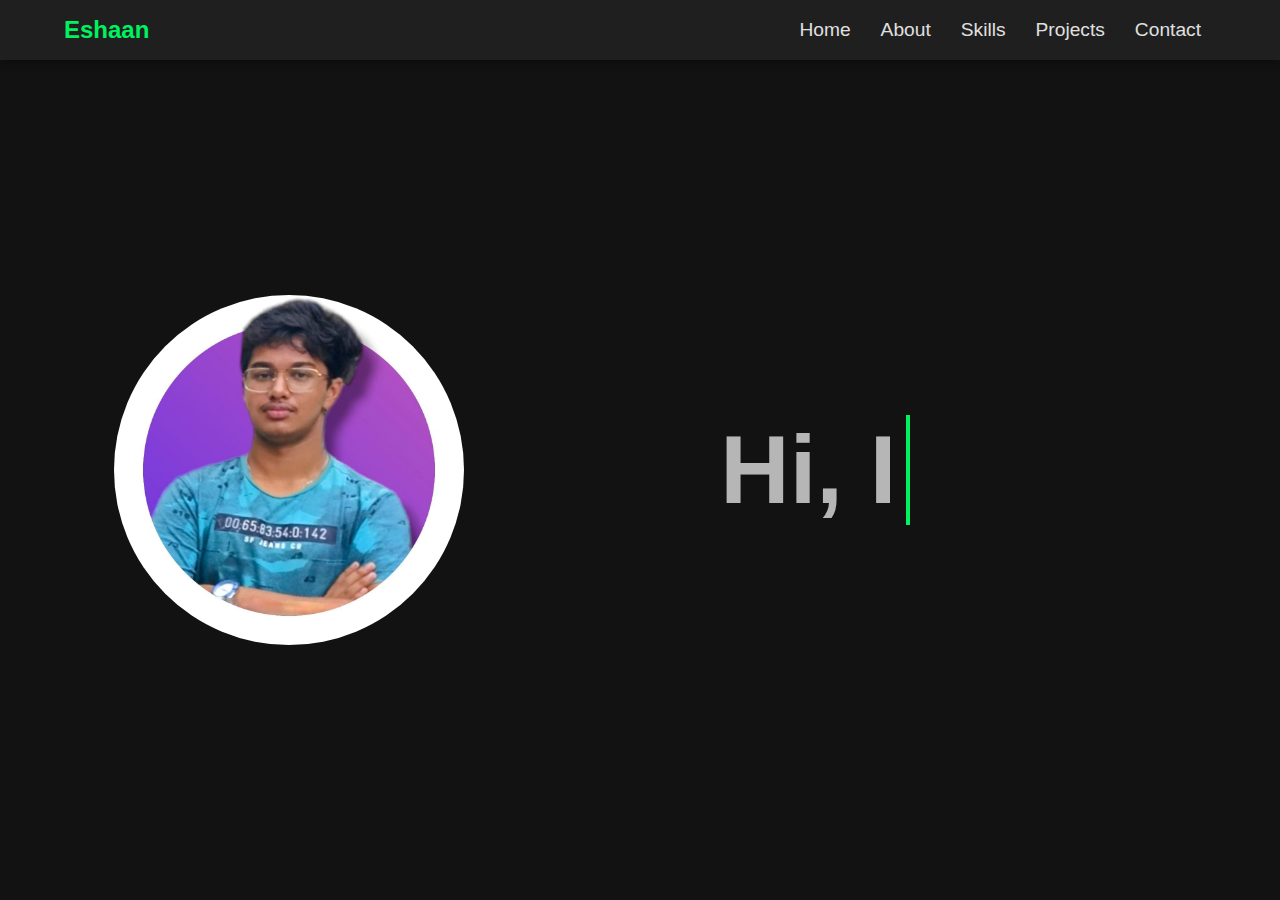
<file: index.html>
<!DOCTYPE html>
<html lang="en">
<head>
  <meta charset="UTF-8">
  <meta name="viewport" content="width=device-width, initial-scale=1.0">
  <title>Home - Eshaan's Portfolio</title>
  <link rel="stylesheet" href="style.css">
</head>
<body>
  <header>
    <nav>
      <div class="logo">Eshaan</div>
      <ul>
        <li><a href="index.html">Home</a></li>
        <li><a href="about.html">About</a></li>
        <li><a href="skills.html">Skills</a></li>
        <li><a href="projects.html">Projects</a></li>
        <li><a href="contact.html">Contact</a></li>
      </ul>
    </nav>
  </header>

  <section id="home-intro">
    <div class="image">
      <img src="Photo.jpg" alt="Eshaan" class="profile-pic">
    </div>
    <div class="text">
      <h1 id="animated-text"></h1>
    </div>
  </section>

  <script src="script.js"></script>
</body>
</html>
</file>
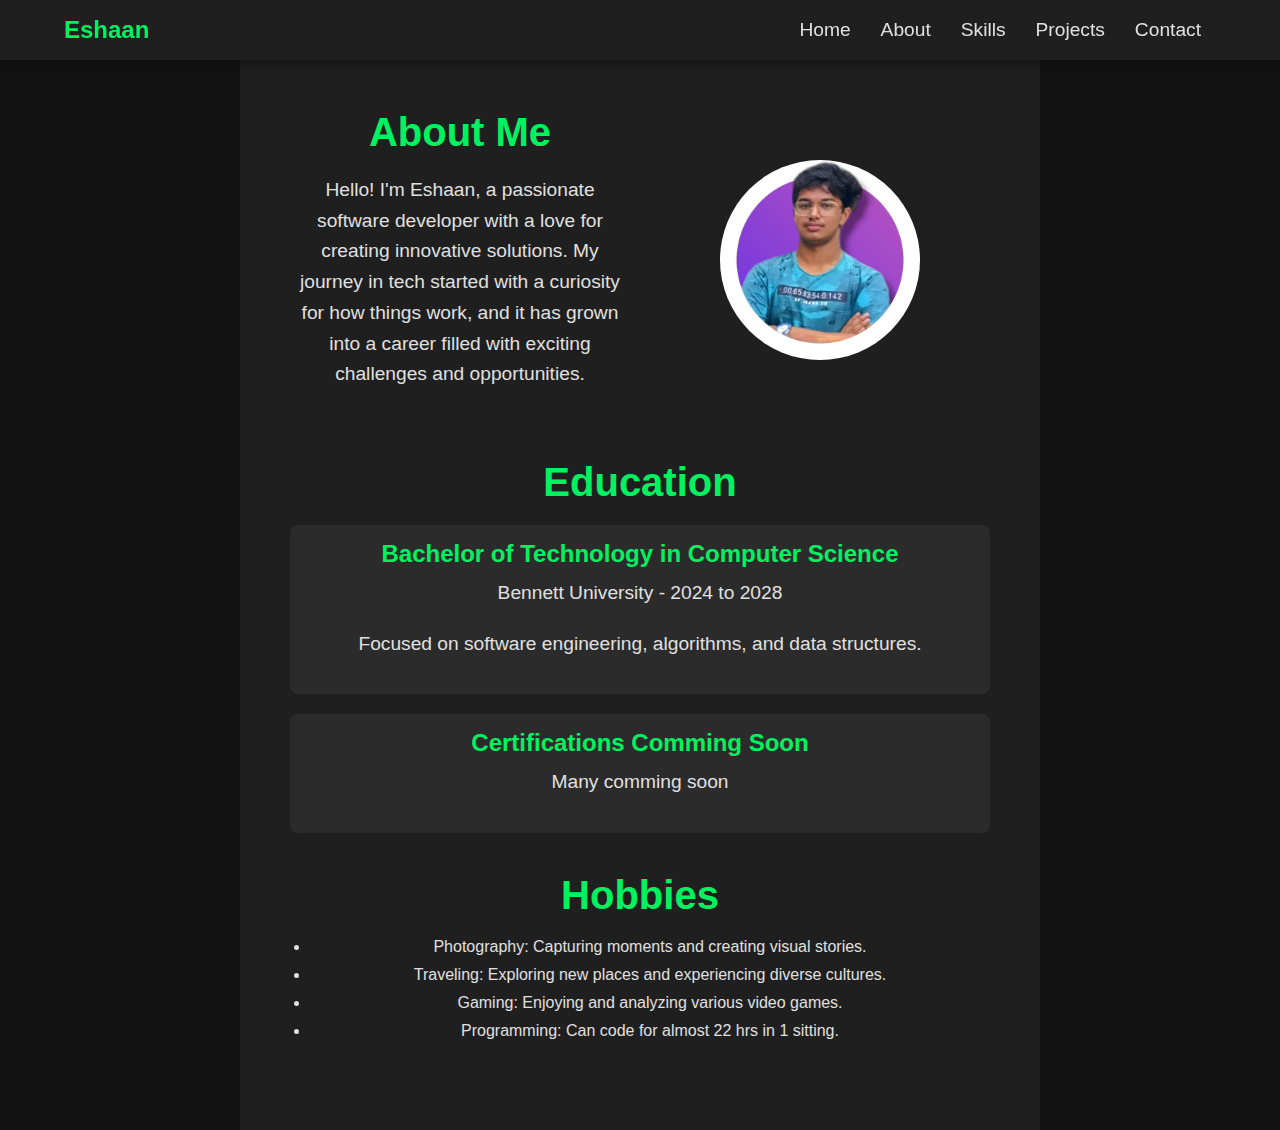
<file: about.html>
<!DOCTYPE html>
<html lang="en">
<head>
  <meta charset="UTF-8">
  <meta name="viewport" content="width=device-width, initial-scale=1.0">
  <title>About - Eshaan's Portfolio</title>
  <link rel="stylesheet" href="style.css">
  <link rel="stylesheet" href="about.css">
  <script defer src="script.js"></script>
</head>
<body>
  <header>
    <nav>
      <div class="logo">Eshaan</div>
      <ul>
        <li><a href="index.html">Home</a></li>
        <li><a href="about.html">About</a></li>
        <li><a href="skills.html">Skills</a></li>
        <li><a href="projects.html">Projects</a></li>
        <li><a href="contact.html">Contact</a></li>
      </ul>
    </nav>
  </header>

  <section id="about-section">
    <div class="container">
      <!-- Introduction -->
      <div class="intro">
        <div class="intro-text">
          <h1>About Me</h1>
          <p>Hello! I'm Eshaan, a passionate software developer with a love for creating innovative solutions. My journey in tech started with a curiosity for how things work, and it has grown into a career filled with exciting challenges and opportunities.</p>
        </div>
        <div class="intro-image">
          <img src="Photo.jpg" alt="Eshaan" class="profile-img">
        </div>
      </div>

      <!-- Education -->
      <div class="section" id="education">
        <h2>Education</h2>
        <div class="education-item">
          <h3>Bachelor of Technology in Computer Science</h3>
          <p>Bennett University - 2024 to 2028</p>
          <p>Focused on software engineering, algorithms, and data structures.</p>
        </div>
        <div class="education-item">
          <h3>Certifications Comming Soon</h3>
          <p>Many comming soon</p>
        </div>
      </div>

      <!-- Experience -->
      <!--<div class="section" id="experience">
        <h2>Experience</h2>
        <div class="experience-item">
          <h3>Software Engineer at TechCorp</h3>
          <p>June 2022 - Present</p>
          <p>Developed and maintained web applications using React and Node.js. Worked on optimizing performance and improving user experience.</p>
        </div>-->
        

      <!-- Hobbies -->
      <div class="section" id="hobbies">
        <h2>Hobbies</h2>
        <ul>
          <li>Photography: Capturing moments and creating visual stories.</li>
          <li>Traveling: Exploring new places and experiencing diverse cultures.</li>
          <li>Gaming: Enjoying and analyzing various video games.</li>
          <li>Programming: Can code for almost 22 hrs in 1 sitting.</li>
        </ul>
      </div>
    </div>
  </section>
</body>
</html>
</file>
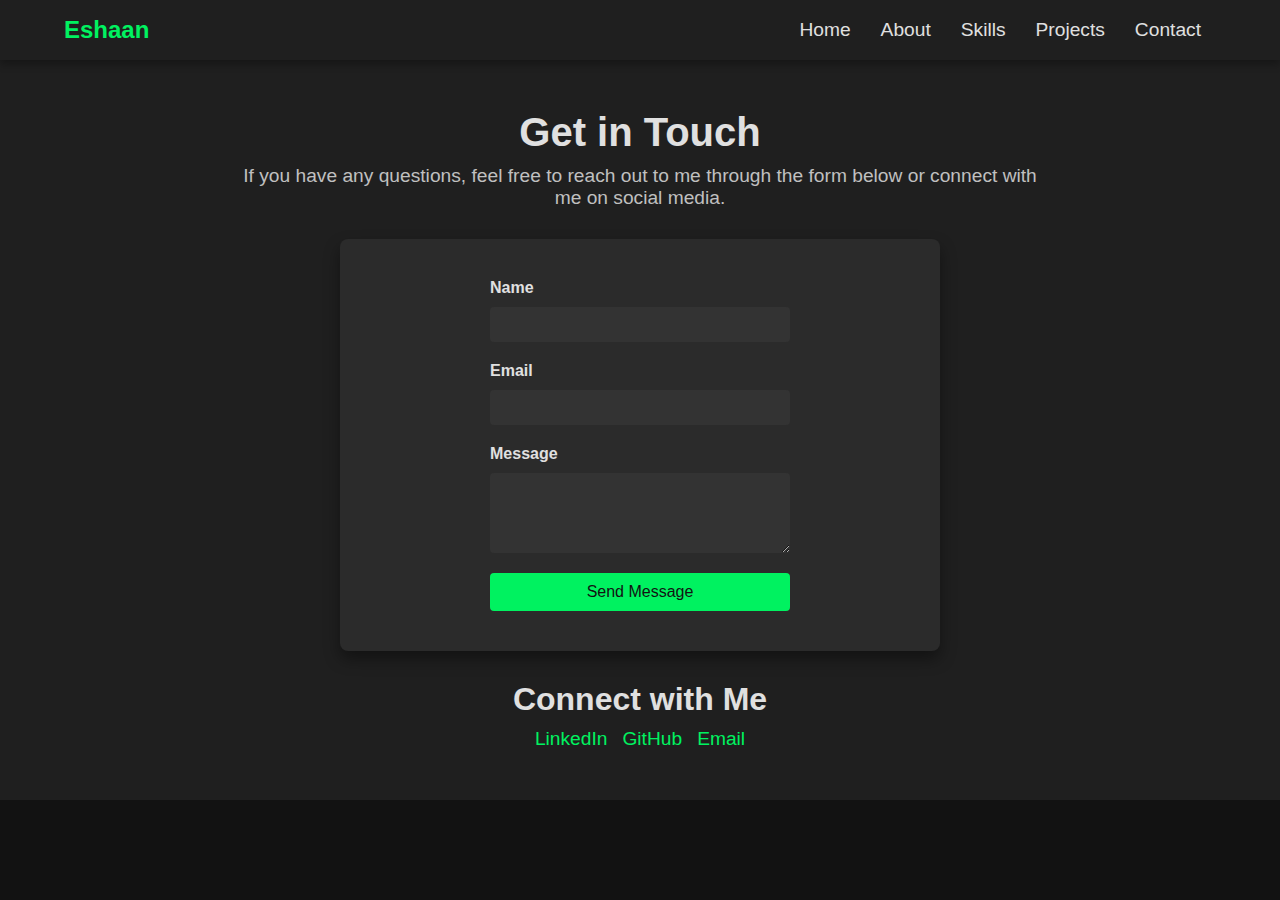
<file: contact.html>
<!DOCTYPE html>
<html lang="en">
<head>
  <meta charset="UTF-8">
  <meta name="viewport" content="width=device-width, initial-scale=1.0">
  <title>Contact - Eshaan's Portfolio</title>
  <link rel="stylesheet" href="style.css">
  <link rel="stylesheet" href="contacts.css">
  <script defer src="script.js"></script>
</head>
<body>
  <header>
    <nav>
      <div class="logo">Eshaan</div>
      <ul>
        <li><a href="index.html">Home</a></li>
        <li><a href="about.html">About</a></li>
        <li><a href="skills.html">Skills</a></li>
        <li><a href="projects.html">Projects</a></li>
        <li><a href="contact.html">Contact</a></li>
      </ul>
    </nav>
  </header>

  <section id="contact-section">
    <div class="container">
      <div class="contact-intro">
        <h1>Get in Touch</h1>
        <p>If you have any questions, feel free to reach out to me through the form below or connect with me on social media.</p>
      </div>

      <div class="contact-form">
        <form action="#" method="POST">
          <label for="name">Name</label>
          <input type="text" id="name" name="name" required>

          <label for="email">Email</label>
          <input type="email" id="email" name="email" required>

          <label for="message">Message</label>
          <textarea id="message" name="message" rows="4" required></textarea>

          <button type="submit">Send Message</button>
        </form>
      </div>

      <div class="social-media">
        <h2>Connect with Me</h2>
        <div class="social-links">
          <a href="https://www.linkedin.com/in/eshaan-mishra-aug24/" target="_blank" class="social-link linkedin">LinkedIn</a>
          <a href="https://github.com/InsaneSoul207" target="_blank" class="social-link github">GitHub</a>
          <a href="mailto:eshaanmisra14@gmail.com" class="social-link email">Email</a>
        </div>
      </div>
    </div>
  </section>
</body>
</html>
</file>
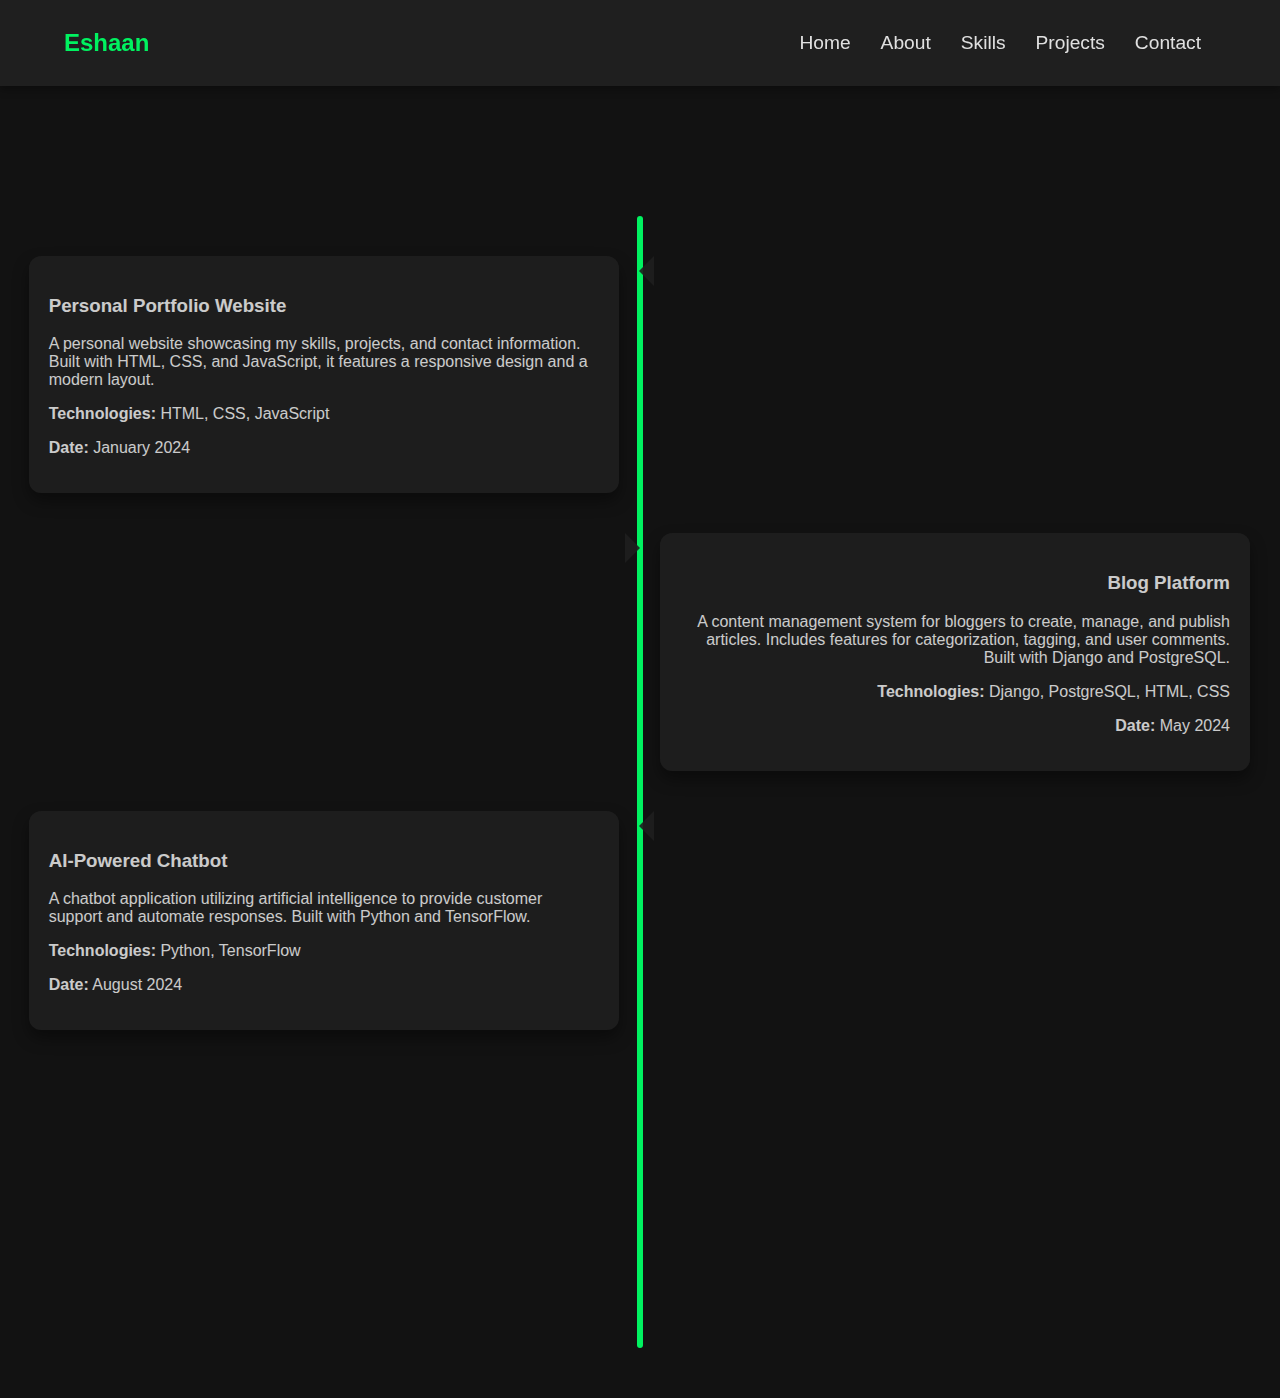
<file: projects.html>
<!DOCTYPE html>
<html lang="en">
<head>
  <meta charset="UTF-8">
  <meta name="viewport" content="width=device-width, initial-scale=1.0">
  <title>Projects - Eshaan's Portfolio</title>
  <link rel="stylesheet" href="projects.css">
  <script defer src="projects.js"></script>
</head>
<body>
  <header>
    <nav>
      <div class="logo">Eshaan</div>
      <ul>
        <li><a href="index.html">Home</a></li>
        <li><a href="about.html">About</a></li>
        <li><a href="skills.html">Skills</a></li>
        <li><a href="projects.html">Projects</a></li>
        <li><a href="contact.html">Contact</a></li>
      </ul>
    </nav>
  </header>

  <section id="projects-section">
    <div class="timeline">
      <div class="timeline-item left">
        <div class="content">
          <h3>Personal Portfolio Website</h3>
          <p>A personal website showcasing my skills, projects, and contact information. Built with HTML, CSS, and JavaScript, it features a responsive design and a modern layout.</p>
          <p><strong>Technologies:</strong> HTML, CSS, JavaScript</p>
          <p><strong>Date:</strong> January 2024</p>
        </div>
      </div>

      <div class="timeline-item right">
        <div class="content">
          <h3>Blog Platform</h3>
          <p>A content management system for bloggers to create, manage, and publish articles. Includes features for categorization, tagging, and user comments. Built with Django and PostgreSQL.</p>
          <p><strong>Technologies:</strong> Django, PostgreSQL, HTML, CSS</p>
          <p><strong>Date:</strong> May 2024</p>
        </div>
      </div>

      <div class="timeline-item left">
        <div class="content">
          <h3>AI-Powered Chatbot</h3>
          <p>A chatbot application utilizing artificial intelligence to provide customer support and automate responses. Built with Python and TensorFlow.</p>
          <p><strong>Technologies:</strong> Python, TensorFlow</p>
          <p><strong>Date:</strong> August 2024</p>
        </div>
      </div>
      
      <div class="timeline-item right">
        <div class="content">
          <h3>Desktop Assistant - ALPHA</h3>
          <p>A Desktop Assistance Project that acts as personal assistant and can tackle many queries and do may listed tasks.Built with Python, Open-CV and Google-GenerativeAI </p>
          <p><strong>Technologies:</strong>Python, OpenCV, Google-GenerativeAI, GeoCoder</p>
          <p><strong>Date:</strong> September 2024</p>
        </div>
      </div>
    </div>
  </section>
</body>
</html>
</file>
<file: projects.css>
/* General Styles */
body {
    font-family: 'Poppins', sans-serif;
    background-color: #121212;
    color: #e0e0e0;
    margin: 0;
    padding: 0;
  }
  
  header {
    width: 100%;
    background-color: #1f1f1f;
    padding: 1rem 0;
    position: sticky;
    top: 0;
    box-shadow: 0 4px 8px rgba(0, 0, 0, 0.3);
    z-index: 1000; /* Ensure the header stays on top */
  }
  
  nav {
    display: flex;
    justify-content: space-between;
    align-items: center;
    width: 90%;
    margin: 0 auto;
  }
  
  .logo {
    font-size: 1.5rem;
    font-weight: bold;
    color: #00f260;
  }
  
  nav ul {
    display: flex;
    list-style-type: none;
  }
  
  nav ul li {
    margin: 0 15px;
  }
  
  nav ul li a {
    text-decoration: none;
    color: #e0e0e0;
    font-size: 1.2rem;
    transition: color 0.3s ease, border-bottom 0.3s ease;
    padding-bottom: 5px;
    position: relative;
  }
  
  nav ul li a::after {
    content: '';
    position: absolute;
    width: 0;
    height: 2px;
    bottom: 0;
    left: 0;
    background-color: #00f260;
    transition: width 0.3s ease;
  }
  
  nav ul li a:hover::after {
    width: 100%;
  }
  
  nav ul li a:hover {
    color: #00f260;
  }
  
  /* Projects Page Styling */
  #projects-section {
    padding: 50px;
    margin-top: 80px; /* Adjust for header height */
  }
  
  .timeline {
    position: relative;
    max-width: 1200px;
    margin: 0 auto;
    padding: 20px 0;
  }
  
  .timeline::before {
    content: '';
    position: absolute;
    width: 6px;
    border-radius: 30px;
    background-color: #00f260;
    top: 0;
    bottom: 0;
    left: 50%;
    margin-left: -3px;
    z-index: 0; /* Ensure it stays behind the timeline items */
  }
  
  .timeline-item {
    position: relative;
    width: 50%;
    padding: 20px;
    opacity: 0; /* Initially hidden */
    transform: translateY(50px); /* Start from below */
    transition: opacity 0.6s ease, transform 0.6s ease;
  }
  
  .timeline-item.visible {
    opacity: 0.9;
    transform: translateY(0);
  }
  
  .timeline-item.left {
    left: -3.5%;
  }
  
  .timeline-item.right {
    left: 50%;
    text-align: right;
  }
  
  .timeline-item .content {
    background-color: #1f1f1f;
    border-radius: 12px;
    padding: 20px;
    box-shadow: 0 8px 16px rgba(0, 0, 0, 0.4);
    color: #e0e0e0;
    position: relative;
    transition: background-color 0.3s ease, transform 0.3s ease-in-out;
  }
  
  .timeline-item .content:hover {
    background-color: #2b2b2b;
    transform: translateY(-10px);
    box-shadow: 0 12px 24px rgba(0, 0, 0, 0.5);
  }
  
  .timeline-item.left::before {
    content: '';
    position: absolute;
    width: 0;
    height: 0;
    border: 15px solid transparent;
    border-right-color: #1f1f1f;
    border-left: 0;
    top: 20px;
    left: 100%;
  }
  
  .timeline-item.right::before {
    content: '';
    position: absolute;
    width: 0;
    height: 0;
    border: 15px solid transparent;
    border-left-color: #1f1f1f;
    border-right: 0;
    top: 20px;
    right: 100%;
  }
  
  /* Responsive Design */
  @media (max-width: 768px) {
    .timeline-item {
      width: 100%;
      padding: 10px;
    }
  
    .timeline-item.right {
      left: 0;
      text-align: left;
    }
  
    .timeline-item.right::before {
      border-left-color: transparent;
      border-right-color: #1f1f1f;
      right: auto;
      left: 100%;
    }
  
    .timeline-item.left::before {
      border-right-color: transparent;
      border-left-color: #1f1f1f;
      left: auto;
      right: 100%;
    }
  
    .timeline::before {
      left: 31px; /* Adjust for center alignment */
    }
  }
</file>
<file: style.css>
/* Reset and Global Styling */
* {
  margin: 0;
  padding: 0;
  box-sizing: border-box;
}

body {
  font-family: 'Poppins', sans-serif;
  background-color: #121212; /* Dark background */
  color: #e0e0e0; /* Light text */
  height: 100vh;
  display: flex;
  flex-direction: column;
}

/* Navigation Bar Styling */
header {
  width: 100%;
  background-color: #1f1f1f;
  padding: 1rem 0;
  position: sticky;
  top: 0;
  box-shadow: 0 4px 8px rgba(0, 0, 0, 0.3);
}

nav {
  display: flex;
  justify-content: space-between;
  align-items: center;
  width: 90%;
  margin: 0 auto;
}

.logo {
  font-size: 1.5rem;
  font-weight: bold;
  color: #00f260; /* Green accent */
}

nav ul {
  display: flex;
  list-style-type: none;
}

nav ul li {
  margin: 0 15px;
}

nav ul li a {
  text-decoration: none;
  color: #e0e0e0;
  font-size: 1.2rem;
  transition: color 0.3s ease, border-bottom 0.3s ease;
  padding-bottom: 5px;
  position: relative;
}

nav ul li a::after {
  content: '';
  position: absolute;
  width: 0;
  height: 2px;
  bottom: 0;
  left: 0;
  background-color: #00f260;
  transition: width 0.3s ease;
}

nav ul li a:hover::after {
  width: 100%;
}

nav ul li a:hover {
  color: #00f260;
}

/* Intro Section Styling */
#home-intro {
  display: flex;
  justify-content: space-between;
  align-items: center;
  height: calc(100vh - 80px); /* Adjust for header height */
  width: 90%;
  margin: 0 auto;
}

.image {
  flex: 1;
  display: flex;
  justify-content: center;
}

.profile-pic {
  width: 350px;
  height: 350px;
  border-radius: 50%;
  object-fit: cover;
}

.text {
  flex: 2;
  color: rgba(224, 224, 224, 0.8); /* Translucent text */
  font-size: 3rem;
  font-weight: bold;
  display: flex;
  justify-content: center;
  align-items: center;
  height: 100%;
}

#animated-text {
  animation: fadeInText 1s forwards, type 2s steps(20) 1s forwards;
  white-space: nowrap;
  overflow: hidden;
  border-right: 4px solid #00f260;
  padding-right: 10px;
}

@keyframes fadeInText {
  from {
    opacity: 0;
  }
  to {
    opacity: 1;
  }
}

@keyframes type {
  from {
    width: 0;
  }
  to {
    width: 100%;
  }
}

/* Page Sections Styling */
section {
  padding: 50px;
  text-align: center;
}

/* About Page */
#about {
  max-width: 800px;
  margin: 0 auto;
}

/* Skills Page */
#skills ul {
  list-style-type: none;
  padding: 0;
}

#skills li {
  padding: 10px 0;
}

/* Projects Page */
.project-item {
  margin-bottom: 30px;
}

/* Contact Page */
form {
  display: flex;
  flex-direction: column;
  width: 300px;
  margin: 0 auto;
}

form label {
  margin-bottom: 10px;
  text-align: left;
}

form input, form textarea {
  padding: 10px;
  margin-bottom: 20px;
  background-color: #2b2b2b;
  border: none;
  color: #e0e0e0;
}

form button {
  padding: 10px;
  background-color: #00f260;
  color: #121212;
  border: none;
  cursor: pointer;
}

/* Responsive Design */
@media (max-width: 768px) {
  #home-intro {
    flex-direction: column;
  }

  .profile-pic {
    width: 200px;
    height: 200px;
  }

  .text {
    font-size: 2rem;
  }
}
</file>
<file: about.css>
/* Reset and Global Styling */
body {
    font-family: 'Poppins', sans-serif;
    background-color: #121212;
    color: #e0e0e0;
    margin: 0;
    padding: 0;
  }
  
  header {
    width: 100%;
    background-color: #1f1f1f;
    padding: 1rem 0;
    position: sticky;
    top: 0;
    box-shadow: 0 4px 8px rgba(0, 0, 0, 0.3);
    z-index: 1000;
  }
  
  nav {
    display: flex;
    justify-content: space-between;
    align-items: center;
    width: 90%;
    margin: 0 auto;
  }
  
  .logo {
    font-size: 1.5rem;
    font-weight: bold;
    color: #00f260;
  }
  
  nav ul {
    display: flex;
    list-style-type: none;
  }
  
  nav ul li {
    margin: 0 15px;
  }
  
  nav ul li a {
    text-decoration: none;
    color: #e0e0e0;
    font-size: 1.2rem;
    transition: color 0.3s ease, border-bottom 0.3s ease;
    padding-bottom: 5px;
    position: relative;
  }
  
  nav ul li a::after {
    content: '';
    position: absolute;
    width: 0;
    height: 2px;
    bottom: 0;
    left: 0;
    background-color: #00f260;
    transition: width 0.3s ease;
  }
  
  nav ul li a:hover::after {
    width: 100%;
  }
  
  nav ul li a:hover {
    color: #00f260;
  }
  
  /* About Section Styling */
  #about-section {
    padding: 50px;
    background-color: #1f1f1f;
    color: #e0e0e0;
  }
  
  .container {
    max-width: 1200px;
    margin: 0 auto;
  }
  
  .intro {
    display: flex;
    align-items: center;
    gap: 20px;
    margin-bottom: 50px;
  }
  
  .intro-text {
    flex: 1;
  }
  
  .intro-image {
    flex: 1;
    display: flex;
    justify-content: center;
  }
  
  .profile-img {
    width: 200px;
    height: 200px;
    border-radius: 50%;
    object-fit: cover;
  }
  
  .section {
    margin-bottom: 40px;
  }
  
  h1, h2, h3 {
    color: #00f260;
  }
  
  h1 {
    font-size: 2.5rem;
    margin-bottom: 20px;
  }
  
  h2 {
    font-size: 2rem;
    margin-bottom: 15px;
  }
  
  h3 {
    font-size: 1.5rem;
    margin-bottom: 10px;
  }
  
  .education-item, .experience-item {
    background-color: #2b2b2b;
    border-radius: 8px;
    padding: 15px;
    margin-bottom: 20px;
  }
  
  ul {
    list-style-type: disc;
    padding-left: 20px;
  }
  
  li {
    margin-bottom: 10px;
  }
  
  /* Responsive Design */
  @media (max-width: 768px) {
    .intro {
      flex-direction: column;
      align-items: center;
    }
  
    .profile-img {
      width: 150px;
      height: 150px;
    }
  }
  
/* About Page Styles */
body {
    background-color: #121212;
    color: #e0e0e0;
    font-family: 'Poppins', sans-serif;
}

#about {
    background-color: #1e1e1e;
    color: #e0e0e0;
    padding: 50px;
    max-width: 800px;
    margin: 0 auto;
    border-radius: 10px;
    box-shadow: 0 4px 8px rgba(0, 0, 0, 0.3);
}

h2 {
    color: #00f260;
    margin-bottom: 20px;
}

p {
    line-height: 1.6;
    margin-bottom: 20px;
}
/* About Page Styles */
#about-section {
    max-width: 800px;
    margin: 0 auto;
    padding: 50px;
    text-align: center;
  }
  
  #about-section h2 {
    font-size: 2.5rem;
    color: #00f260;
  }
  
  #about-section p {
    font-size: 1.2rem;
    line-height: 1.6;
    color: #e0e0e0;
  }
</file>
<file: contacts.css>
/* Reset and Global Styling */
body {
  font-family: 'Poppins', sans-serif;
  background-color: #121212;
  color: #e0e0e0;
  margin: 0;
  padding: 0;
}

header {
  width: 100%;
  background-color: #1f1f1f;
  padding: 1rem 0;
  position: sticky;
  top: 0;
  box-shadow: 0 4px 8px rgba(0, 0, 0, 0.3);
  z-index: 1000;
}

nav {
  display: flex;
  justify-content: space-between;
  align-items: center;
  width: 90%;
  margin: 0 auto;
}

.logo {
  font-size: 1.5rem;
  font-weight: bold;
  color: #00f260;
}

nav ul {
  display: flex;
  list-style-type: none;
}

nav ul li {
  margin: 0 15px;
}

nav ul li a {
  text-decoration: none;
  color: #e0e0e0;
  font-size: 1.2rem;
  transition: color 0.3s ease, border-bottom 0.3s ease;
  padding-bottom: 5px;
  position: relative;
}

nav ul li a::after {
  content: '';
  position: absolute;
  width: 0;
  height: 2px;
  bottom: 0;
  left: 0;
  background-color: #00f260;
  transition: width 0.3s ease;
}

nav ul li a:hover::after {
  width: 100%;
}

nav ul li a:hover {
  color: #00f260;
}

/* Contact Section Styling */
#contact-section {
  padding: 50px;
  background-color: #1f1f1f;
  color: #e0e0e0;
}

.container {
  max-width: 800px;
  margin: 0 auto;
}

.contact-intro {
  text-align: center;
  margin-bottom: 30px;
}

.contact-intro h1 {
  font-size: 2.5rem;
  margin-bottom: 10px;
}

.contact-intro p {
  font-size: 1.2rem;
  color: #c0c0c0;
}

/* Contact Form Styling */
.contact-form {
  background-color: #2b2b2b;
  padding: 40px;
  border-radius: 8px;
  margin-left: 100px;
  margin-right: 100px;
  box-shadow: 0 8px 16px rgba(0, 0, 0, 0.4);
}

.contact-form form {
  display: flex;
  flex-direction: column;
}

.contact-form label {
  margin-bottom: 10px;
  font-weight: bold;
}

.contact-form input, .contact-form textarea {
  padding: 10px;
  margin-bottom: 20px;
  width: auto;
  background-color: #333;
  border: none;
  color: #e0e0e0;
  border-radius: 4px;
}

.contact-form button {
  padding: 10px;
  background-color: #00f260;
  color: #121212;
  border: none;
  border-radius: 4px;
  cursor: pointer;
  font-size: 1rem;
  transition: background-color 0.3s ease;
}

.contact-form button:hover {
  background-color: #00c850;
}

/* Social Media Links Styling */
.social-media {
  text-align: center;
  margin-top: 30px;
}

.social-media h2 {
  font-size: 2rem;
  margin-bottom: 10px;
}

.social-links {
  display: flex;
  justify-content: center;
  gap: 15px;
}

.social-link {
  text-decoration: none;
  color: #00f260;
  font-size: 1.2rem;
  transition: color 0.3s ease, transform 0.3s ease;
}

.social-link:hover {
  color: #00c850;
  transform: scale(1.05);
}

/* Responsive Design */
@media (max-width: 768px) {
  .social-links {
    flex-direction: column;
    gap: 10px;
  }

  .social-link {
    font-size: 1rem;
  }
}
</file>
